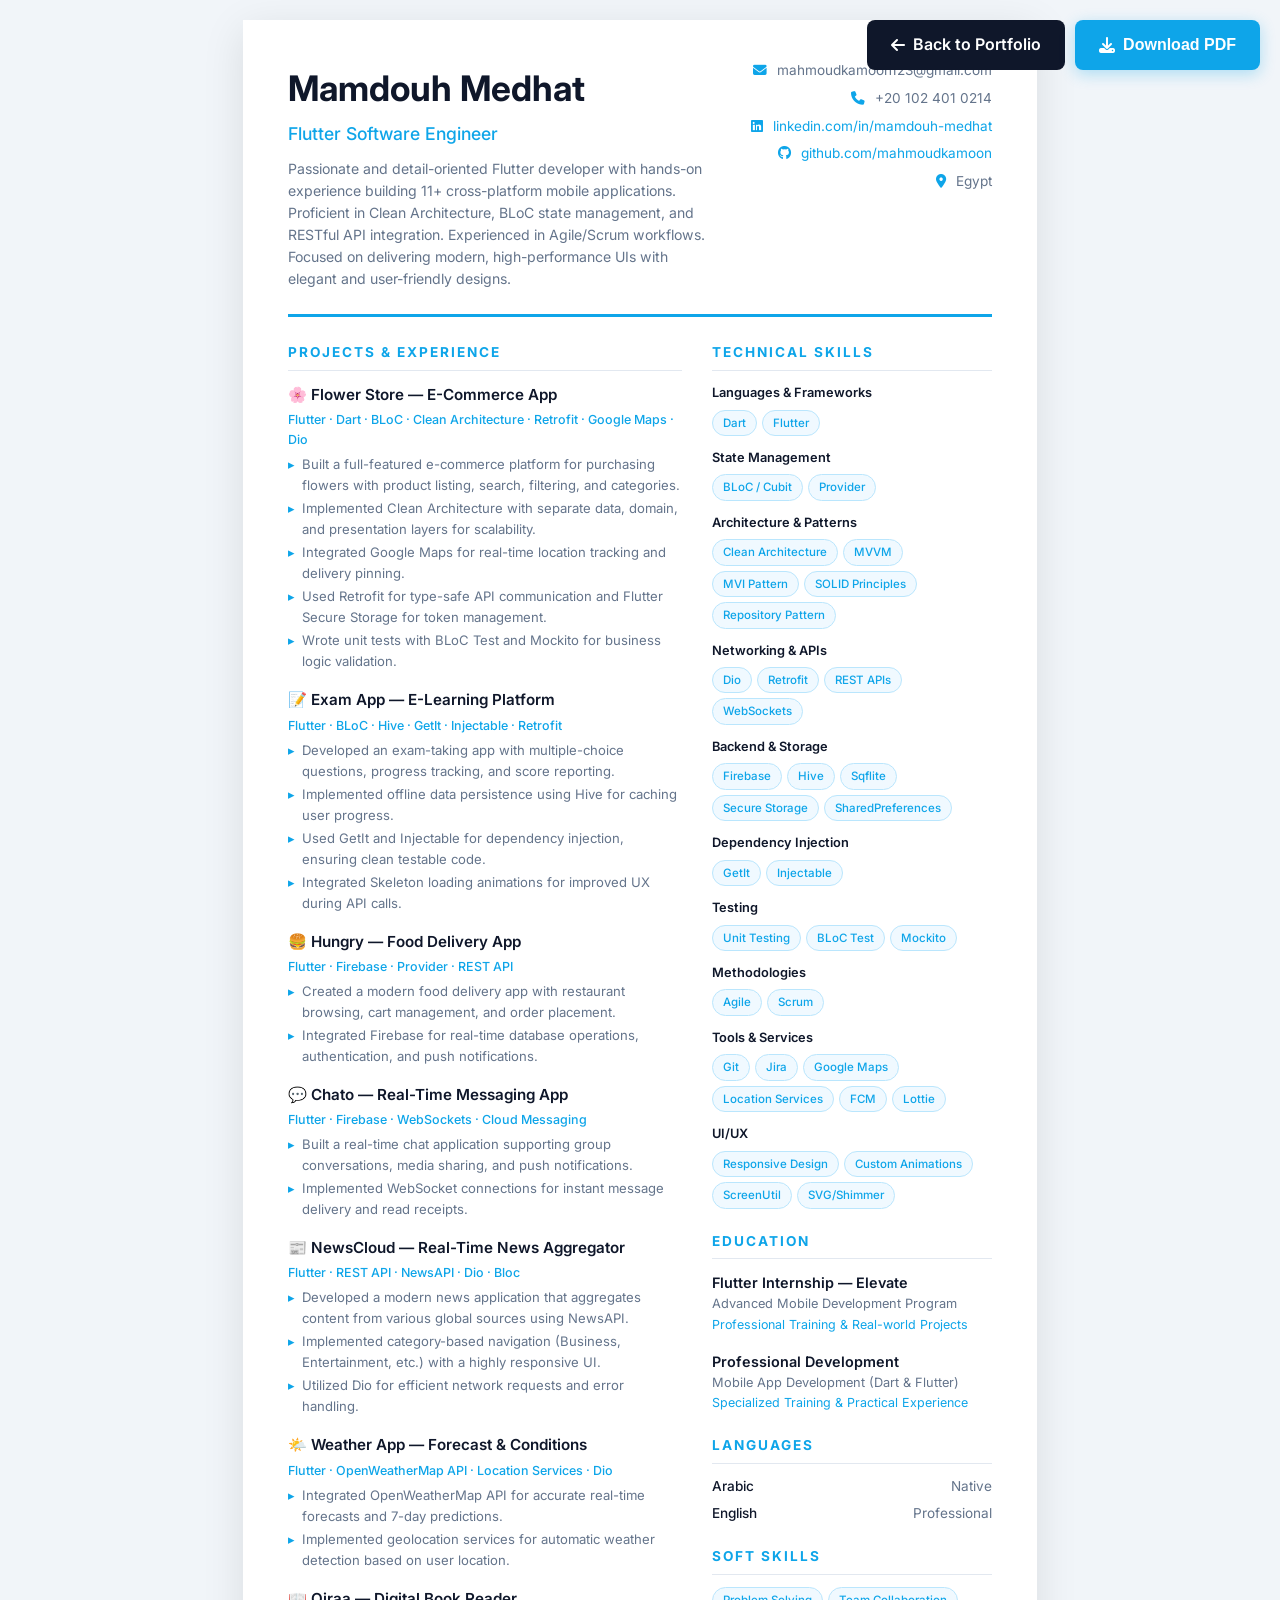
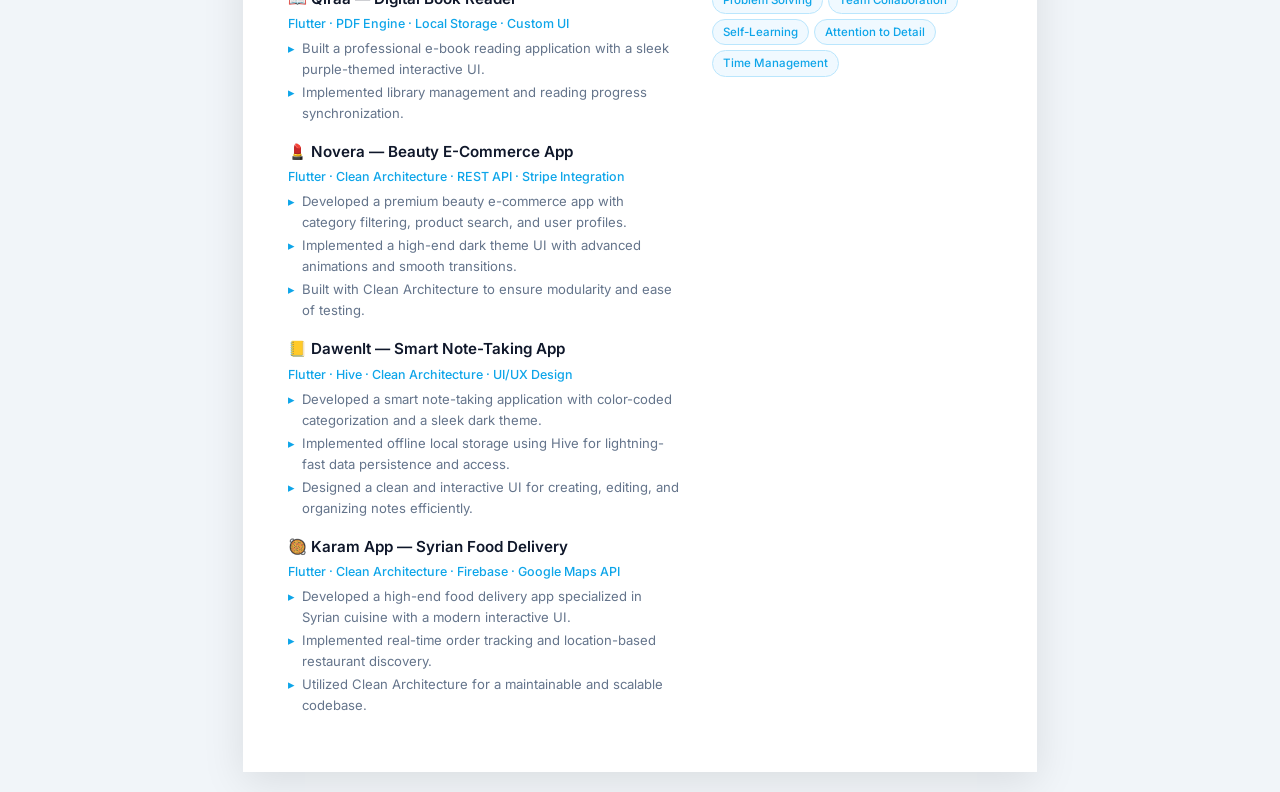
<file: resume.html>
<!DOCTYPE html>
<html lang="en" dir="ltr">
<head>
    <meta charset="UTF-8">
    <meta name="viewport" content="width=device-width, initial-scale=1.0">
    <title>Mamdouh Medhat — Flutter Software Engineer — Resume</title>
    <link href="https://fonts.googleapis.com/css2?family=Inter:wght@300;400;500;600;700&display=swap" rel="stylesheet">
    <link rel="stylesheet" href="https://cdnjs.cloudflare.com/ajax/libs/font-awesome/6.4.0/css/all.min.css">
    <style>
        :root {
            --primary: #0ea5e9;
            --dark: #0f172a;
            --gray: #64748b;
            --light-gray: #e2e8f0;
            --bg: #ffffff;
        }

        *, *::before, *::after { margin: 0; padding: 0; box-sizing: border-box; }

        body {
            font-family: 'Inter', sans-serif;
            background: #f1f5f9;
            color: var(--dark);
            line-height: 1.6;
        }

        /* Print Button */
        .print-controls {
            position: fixed;
            top: 20px;
            right: 20px;
            z-index: 100;
            display: flex;
            gap: 10px;
        }
        .print-btn {
            background: var(--primary);
            color: white;
            border: none;
            padding: 12px 24px;
            border-radius: 8px;
            font-size: 1rem;
            font-weight: 600;
            cursor: pointer;
            display: flex;
            align-items: center;
            gap: 8px;
            box-shadow: 0 4px 15px rgba(14, 165, 233, 0.3);
            transition: all 0.2s;
        }
        .print-btn:hover { transform: translateY(-2px); box-shadow: 0 6px 20px rgba(14, 165, 233, 0.4); }
        .back-btn {
            background: var(--dark);
            color: white;
            border: none;
            padding: 12px 24px;
            border-radius: 8px;
            font-size: 1rem;
            font-weight: 600;
            cursor: pointer;
            display: flex;
            align-items: center;
            gap: 8px;
            text-decoration: none;
            transition: all 0.2s;
        }
        .back-btn:hover { transform: translateY(-2px); }

        /* Resume Container */
        .resume {
            width: 210mm;
            min-height: 297mm;
            margin: 20px auto;
            background: var(--bg);
            box-shadow: 0 10px 40px rgba(0,0,0,0.1);
            padding: 40px 45px;
        }

        /* Header */
        .resume-header {
            display: flex;
            justify-content: space-between;
            align-items: flex-start;
            border-bottom: 3px solid var(--primary);
            padding-bottom: 25px;
            margin-bottom: 25px;
        }

        .header-left h1 {
            font-size: 2.2rem;
            font-weight: 700;
            color: var(--dark);
            margin-bottom: 4px;
        }

        .header-left h2 {
            font-size: 1.1rem;
            font-weight: 500;
            color: var(--primary);
            margin-bottom: 10px;
        }

        .header-left .summary {
            font-size: 0.88rem;
            color: var(--gray);
            max-width: 420px;
            line-height: 1.55;
        }

        .header-right {
            text-align: right;
            font-size: 0.85rem;
            color: var(--gray);
            display: flex;
            flex-direction: column;
            gap: 6px;
        }

        .header-right a { color: var(--primary); text-decoration: none; }
        .header-right i { width: 18px; color: var(--primary); margin-right: 6px; }

        /* Two Column Layout */
        .resume-body {
            display: grid;
            grid-template-columns: 1fr 280px;
            gap: 30px;
        }

        /* Section Titles */
        .section-title {
            font-size: 0.85rem;
            font-weight: 700;
            text-transform: uppercase;
            letter-spacing: 2px;
            color: var(--primary);
            margin-bottom: 12px;
            padding-bottom: 6px;
            border-bottom: 1.5px solid var(--light-gray);
        }

        /* Project Items */
        .project-item {
            margin-bottom: 16px;
        }

        .project-item h3 {
            font-size: 0.95rem;
            font-weight: 600;
            color: var(--dark);
            margin-bottom: 3px;
        }

        .project-item .tech-used {
            font-size: 0.78rem;
            color: var(--primary);
            font-weight: 500;
            margin-bottom: 4px;
        }

        .project-item p {
            font-size: 0.82rem;
            color: var(--gray);
            line-height: 1.5;
        }

        .project-item ul {
            list-style: none;
            padding: 0;
        }

        .project-item ul li {
            font-size: 0.82rem;
            color: var(--gray);
            padding-left: 14px;
            position: relative;
            margin-bottom: 2px;
        }

        .project-item ul li::before {
            content: '▸';
            position: absolute;
            left: 0;
            color: var(--primary);
        }

        /* Sidebar */
        .sidebar section { margin-bottom: 22px; }

        /* Skills */
        .skill-category { margin-bottom: 12px; }
        
        .skill-category h4 {
            font-size: 0.8rem;
            font-weight: 600;
            color: var(--dark);
            margin-bottom: 6px;
        }

        .skill-tags {
            display: flex;
            flex-wrap: wrap;
            gap: 5px;
        }

        .skill-tag {
            font-size: 0.72rem;
            padding: 3px 10px;
            background: #f0f9ff;
            color: var(--primary);
            border: 1px solid #bae6fd;
            border-radius: 20px;
            font-weight: 500;
        }

        /* Education */
        .edu-item h3 {
            font-size: 0.9rem;
            font-weight: 600;
            color: var(--dark);
        }
        .edu-item p {
            font-size: 0.8rem;
            color: var(--gray);
        }

        /* Languages */
        .lang-item {
            display: flex;
            justify-content: space-between;
            font-size: 0.85rem;
            margin-bottom: 5px;
        }
        .lang-item span:first-child { font-weight: 500; }
        .lang-item span:last-child { color: var(--gray); }

        /* Print Styles */
        @media print {
            body { background: white; }
            .resume { box-shadow: none; margin: 0; padding: 30px 40px; width: 100%; }
            .print-controls { display: none; }
        }

        @media (max-width: 800px) {
            .resume { width: 100%; padding: 25px; }
            .resume-body { grid-template-columns: 1fr; }
            .resume-header { flex-direction: column; gap: 15px; }
            .header-right { text-align: left; }
        }
    </style>
</head>
<body>

    <div class="print-controls">
        <a href="index.html" class="back-btn">
            <i class="fa-solid fa-arrow-left"></i> Back to Portfolio
        </a>
        <button class="print-btn" onclick="window.print()">
            <i class="fa-solid fa-download"></i> Download PDF
        </button>
    </div>

    <div class="resume">
        <!-- Header -->
        <div class="resume-header">
            <div class="header-left">
                <h1>Mamdouh Medhat</h1>
                <h2>Flutter Software Engineer</h2>
                <p class="summary">
                    Passionate and detail-oriented Flutter developer with hands-on experience building 11+ cross-platform mobile applications. 
                    Proficient in Clean Architecture, BLoC state management, and RESTful API integration. 
                    Experienced in Agile/Scrum workflows. Focused on delivering modern, high-performance UIs with elegant and user-friendly designs.
                </p>
            </div>
            <div class="header-right">
                <div><i class="fa-solid fa-envelope"></i> mahmoudkamoon123@gmail.com</div>
                <div><i class="fa-solid fa-phone"></i> +20 102 401 0214</div>
                <div><i class="fa-brands fa-linkedin"></i> <a href="https://www.linkedin.com/in/mamdouh-medhat-354503218" target="_blank">linkedin.com/in/mamdouh-medhat</a></div>
                <div><i class="fa-brands fa-github"></i> <a href="https://github.com/mahmoudkamoon" target="_blank">github.com/mahmoudkamoon</a></div>
                <div><i class="fa-solid fa-location-dot"></i> Egypt</div>
            </div>
        </div>

        <!-- Body -->
        <div class="resume-body">
            <!-- Main Column -->
            <div class="main-column">
                <div class="section-title">Projects & Experience</div>

                <!-- Project 1 -->
                <div class="project-item">
                    <h3>🌸 Flower Store — E-Commerce App</h3>
                    <div class="tech-used">Flutter · Dart · BLoC · Clean Architecture · Retrofit · Google Maps · Dio</div>
                    <ul>
                        <li>Built a full-featured e-commerce platform for purchasing flowers with product listing, search, filtering, and categories.</li>
                        <li>Implemented Clean Architecture with separate data, domain, and presentation layers for scalability.</li>
                        <li>Integrated Google Maps for real-time location tracking and delivery pinning.</li>
                        <li>Used Retrofit for type-safe API communication and Flutter Secure Storage for token management.</li>
                        <li>Wrote unit tests with BLoC Test and Mockito for business logic validation.</li>
                    </ul>
                </div>

                <!-- Project 2 -->
                <div class="project-item">
                    <h3>📝 Exam App — E-Learning Platform</h3>
                    <div class="tech-used">Flutter · BLoC · Hive · GetIt · Injectable · Retrofit</div>
                    <ul>
                        <li>Developed an exam-taking app with multiple-choice questions, progress tracking, and score reporting.</li>
                        <li>Implemented offline data persistence using Hive for caching user progress.</li>
                        <li>Used GetIt and Injectable for dependency injection, ensuring clean testable code.</li>
                        <li>Integrated Skeleton loading animations for improved UX during API calls.</li>
                    </ul>
                </div>

                <!-- Project 3 -->
                <div class="project-item">
                    <h3>🍔 Hungry — Food Delivery App</h3>
                    <div class="tech-used">Flutter · Firebase · Provider · REST API</div>
                    <ul>
                        <li>Created a modern food delivery app with restaurant browsing, cart management, and order placement.</li>
                        <li>Integrated Firebase for real-time database operations, authentication, and push notifications.</li>
                    </ul>
                </div>

                <!-- Project 4 -->
                <div class="project-item">
                    <h3>💬 Chato — Real-Time Messaging App</h3>
                    <div class="tech-used">Flutter · Firebase · WebSockets · Cloud Messaging</div>
                    <ul>
                        <li>Built a real-time chat application supporting group conversations, media sharing, and push notifications.</li>
                        <li>Implemented WebSocket connections for instant message delivery and read receipts.</li>
                    </ul>
                </div>

                <!-- Project 5 -->
                <div class="project-item">
                    <h3>📰 NewsCloud — Real-Time News Aggregator</h3>
                    <div class="tech-used">Flutter · REST API · NewsAPI · Dio · Bloc</div>
                    <ul>
                        <li>Developed a modern news application that aggregates content from various global sources using NewsAPI.</li>
                        <li>Implemented category-based navigation (Business, Entertainment, etc.) with a highly responsive UI.</li>
                        <li>Utilized Dio for efficient network requests and error handling.</li>
                    </ul>
                </div>

                <!-- Project 6 -->
                <div class="project-item">
                    <h3>🌤️ Weather App — Forecast & Conditions</h3>
                    <div class="tech-used">Flutter · OpenWeatherMap API · Location Services · Dio</div>
                    <ul>
                        <li>Integrated OpenWeatherMap API for accurate real-time forecasts and 7-day predictions.</li>
                        <li>Implemented geolocation services for automatic weather detection based on user location.</li>
                    </ul>
                </div>

                <!-- Project 7 -->
                <div class="project-item">
                    <h3>📖 Qiraa — Digital Book Reader</h3>
                    <div class="tech-used">Flutter · PDF Engine · Local Storage · Custom UI</div>
                    <ul>
                        <li>Built a professional e-book reading application with a sleek purple-themed interactive UI.</li>
                        <li>Implemented library management and reading progress synchronization.</li>
                    </ul>
                </div>

                <!-- Project 8 -->
                <div class="project-item">
                    <h3>💄 Novera — Beauty E-Commerce App</h3>
                    <div class="tech-used">Flutter · Clean Architecture · REST API · Stripe Integration</div>
                    <ul>
                        <li>Developed a premium beauty e-commerce app with category filtering, product search, and user profiles.</li>
                        <li>Implemented a high-end dark theme UI with advanced animations and smooth transitions.</li>
                        <li>Built with Clean Architecture to ensure modularity and ease of testing.</li>
                    </ul>
                </div>

                <div class="project-item">
                    <h3>📒 DawenIt — Smart Note-Taking App</h3>
                    <div class="tech-used">Flutter · Hive · Clean Architecture · UI/UX Design</div>
                    <ul>
                        <li>Developed a smart note-taking application with color-coded categorization and a sleek dark theme.</li>
                        <li>Implemented offline local storage using Hive for lightning-fast data persistence and access.</li>
                        <li>Designed a clean and interactive UI for creating, editing, and organizing notes efficiently.</li>
                    </ul>
                </div>

                <!-- Project 10 (Re-numbered) -->
                <div class="project-item">
                    <h3>🥘 Karam App — Syrian Food Delivery</h3>
                    <div class="tech-used">Flutter · Clean Architecture · Firebase · Google Maps API</div>
                    <ul>
                        <li>Developed a high-end food delivery app specialized in Syrian cuisine with a modern interactive UI.</li>
                        <li>Implemented real-time order tracking and location-based restaurant discovery.</li>
                        <li>Utilized Clean Architecture for a maintainable and scalable codebase.</li>
                    </ul>
                </div>
            </div>

            <!-- Sidebar -->
            <div class="sidebar">
                <!-- Technical Skills -->
                <section>
                    <div class="section-title">Technical Skills</div>

                    <div class="skill-category">
                        <h4>Languages & Frameworks</h4>
                        <div class="skill-tags">
                            <span class="skill-tag">Dart</span>
                            <span class="skill-tag">Flutter</span>
                        </div>
                    </div>

                    <div class="skill-category">
                        <h4>State Management</h4>
                        <div class="skill-tags">
                            <span class="skill-tag">BLoC / Cubit</span>
                            <span class="skill-tag">Provider</span>
                        </div>
                    </div>

                    <div class="skill-category">
                        <h4>Architecture & Patterns</h4>
                        <div class="skill-tags">
                            <span class="skill-tag">Clean Architecture</span>
                            <span class="skill-tag">MVVM</span>
                            <span class="skill-tag">MVI Pattern</span>
                            <span class="skill-tag">SOLID Principles</span>
                            <span class="skill-tag">Repository Pattern</span>
                        </div>
                    </div>

                    <div class="skill-category">
                        <h4>Networking & APIs</h4>
                        <div class="skill-tags">
                            <span class="skill-tag">Dio</span>
                            <span class="skill-tag">Retrofit</span>
                            <span class="skill-tag">REST APIs</span>
                            <span class="skill-tag">WebSockets</span>
                        </div>
                    </div>

                    <div class="skill-category">
                        <h4>Backend & Storage</h4>
                        <div class="skill-tags">
                            <span class="skill-tag">Firebase</span>
                            <span class="skill-tag">Hive</span>
                            <span class="skill-tag">Sqflite</span>
                            <span class="skill-tag">Secure Storage</span>
                            <span class="skill-tag">SharedPreferences</span>
                        </div>
                    </div>

                    <div class="skill-category">
                        <h4>Dependency Injection</h4>
                        <div class="skill-tags">
                            <span class="skill-tag">GetIt</span>
                            <span class="skill-tag">Injectable</span>
                        </div>
                    </div>

                    <div class="skill-category">
                        <h4>Testing</h4>
                        <div class="skill-tags">
                            <span class="skill-tag">Unit Testing</span>
                            <span class="skill-tag">BLoC Test</span>
                            <span class="skill-tag">Mockito</span>
                        </div>
                    </div>

                    <div class="skill-category">
                        <h4>Methodologies</h4>
                        <div class="skill-tags">
                            <span class="skill-tag">Agile</span>
                            <span class="skill-tag">Scrum</span>
                        </div>
                    </div>

                    <div class="skill-category">
                        <h4>Tools & Services</h4>
                        <div class="skill-tags">
                            <span class="skill-tag">Git</span>
                            <span class="skill-tag">Jira</span>
                            <span class="skill-tag">Google Maps</span>
                            <span class="skill-tag">Location Services</span>
                            <span class="skill-tag">FCM</span>
                            <span class="skill-tag">Lottie</span>
                        </div>
                    </div>

                    <div class="skill-category">
                        <h4>UI/UX</h4>
                        <div class="skill-tags">
                            <span class="skill-tag">Responsive Design</span>
                            <span class="skill-tag">Custom Animations</span>
                            <span class="skill-tag">ScreenUtil</span>
                            <span class="skill-tag">SVG/Shimmer</span>
                        </div>
                    </div>
                </section>

                <!-- Education -->
                <section>
                    <div class="section-title">Education</div>
                    <div class="edu-item" style="margin-bottom: 15px;">
                        <h3>Flutter Internship — Elevate</h3>
                        <p>Advanced Mobile Development Program</p>
                        <p style="color: var(--primary); font-size: 0.78rem;">Professional Training & Real-world Projects</p>
                    </div>
                    <div class="edu-item">
                        <h3>Professional Development</h3>
                        <p>Mobile App Development (Dart & Flutter)</p>
                        <p style="color: var(--primary); font-size: 0.78rem;">Specialized Training & Practical Experience</p>
                    </div>
                </section>

                <!-- Languages -->
                <section>
                    <div class="section-title">Languages</div>
                    <div class="lang-item"><span>Arabic</span><span>Native</span></div>
                    <div class="lang-item"><span>English</span><span>Professional</span></div>
                </section>

                <!-- Soft Skills -->
                <section>
                    <div class="section-title">Soft Skills</div>
                    <div class="skill-tags">
                        <span class="skill-tag">Problem Solving</span>
                        <span class="skill-tag">Team Collaboration</span>
                        <span class="skill-tag">Self-Learning</span>
                        <span class="skill-tag">Attention to Detail</span>
                        <span class="skill-tag">Time Management</span>
                    </div>
                </section>
            </div>
        </div>
    </div>

</body>
</html>
</file>
